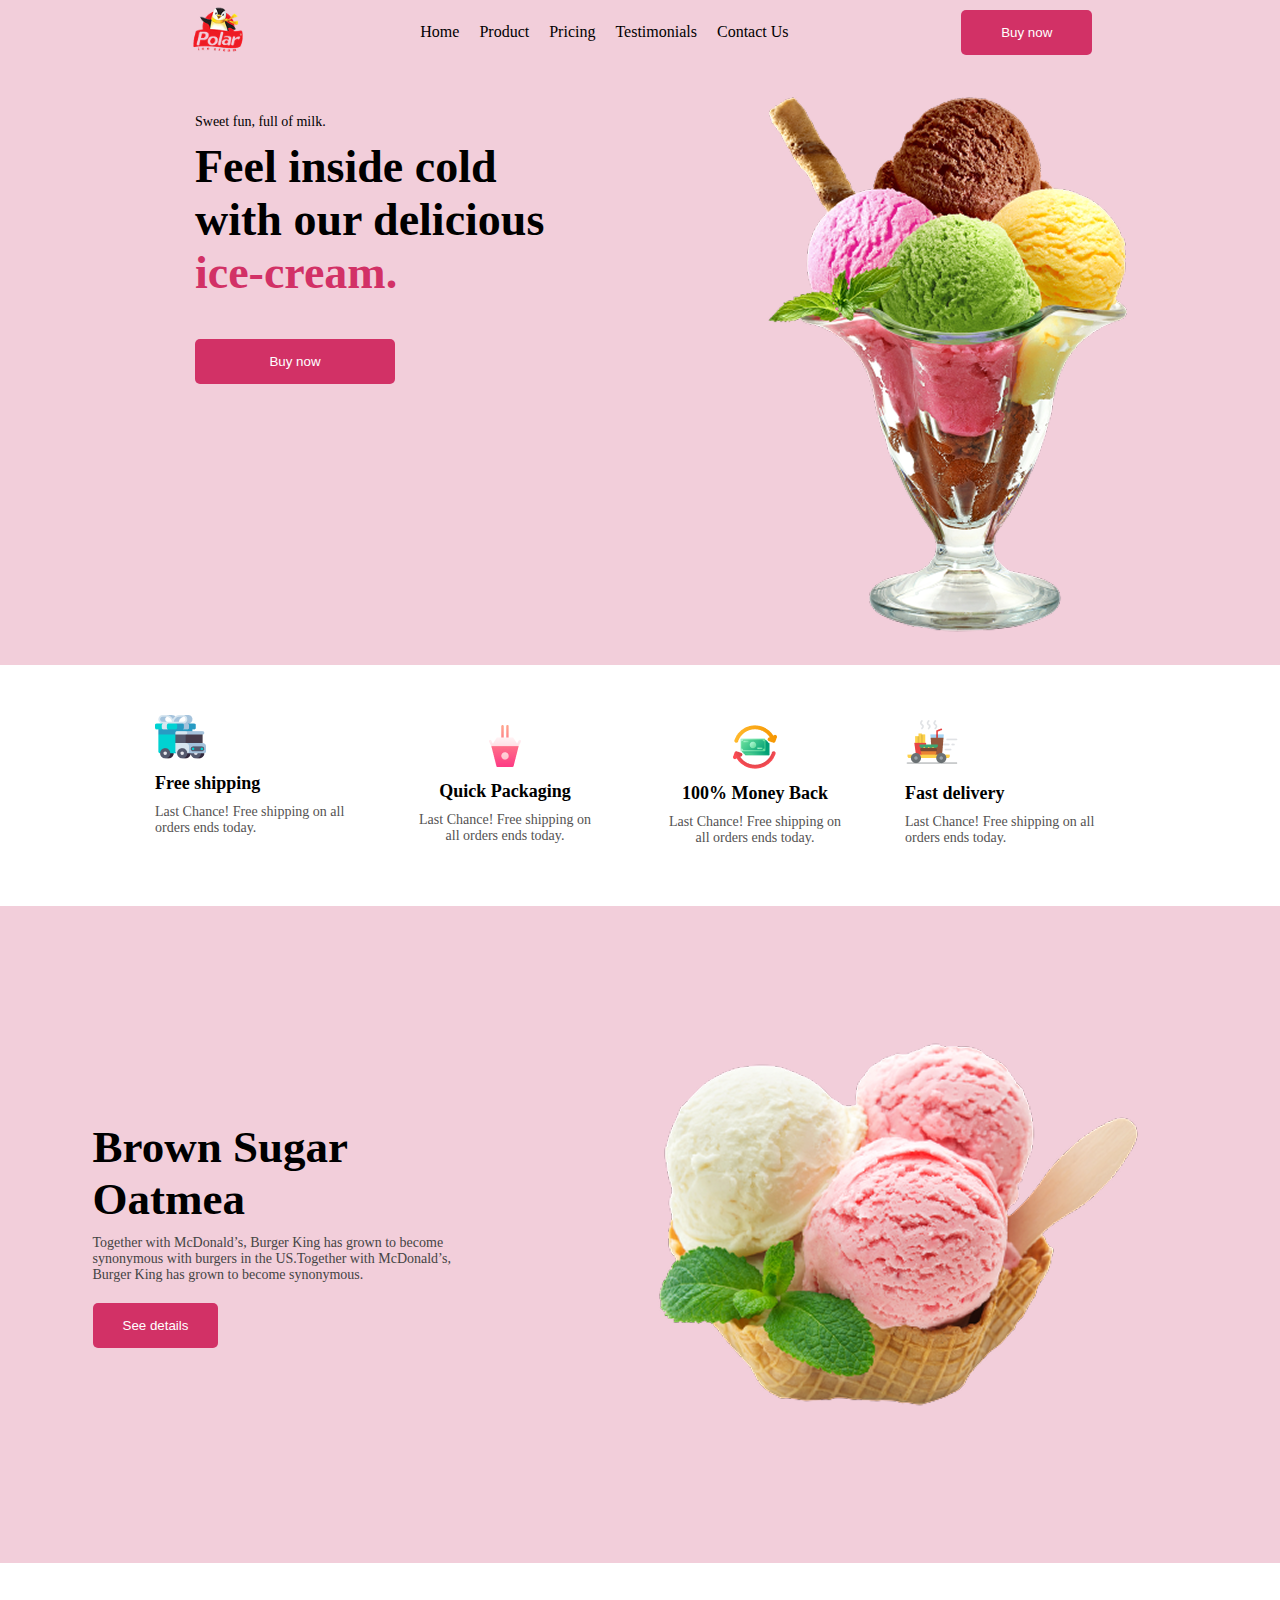
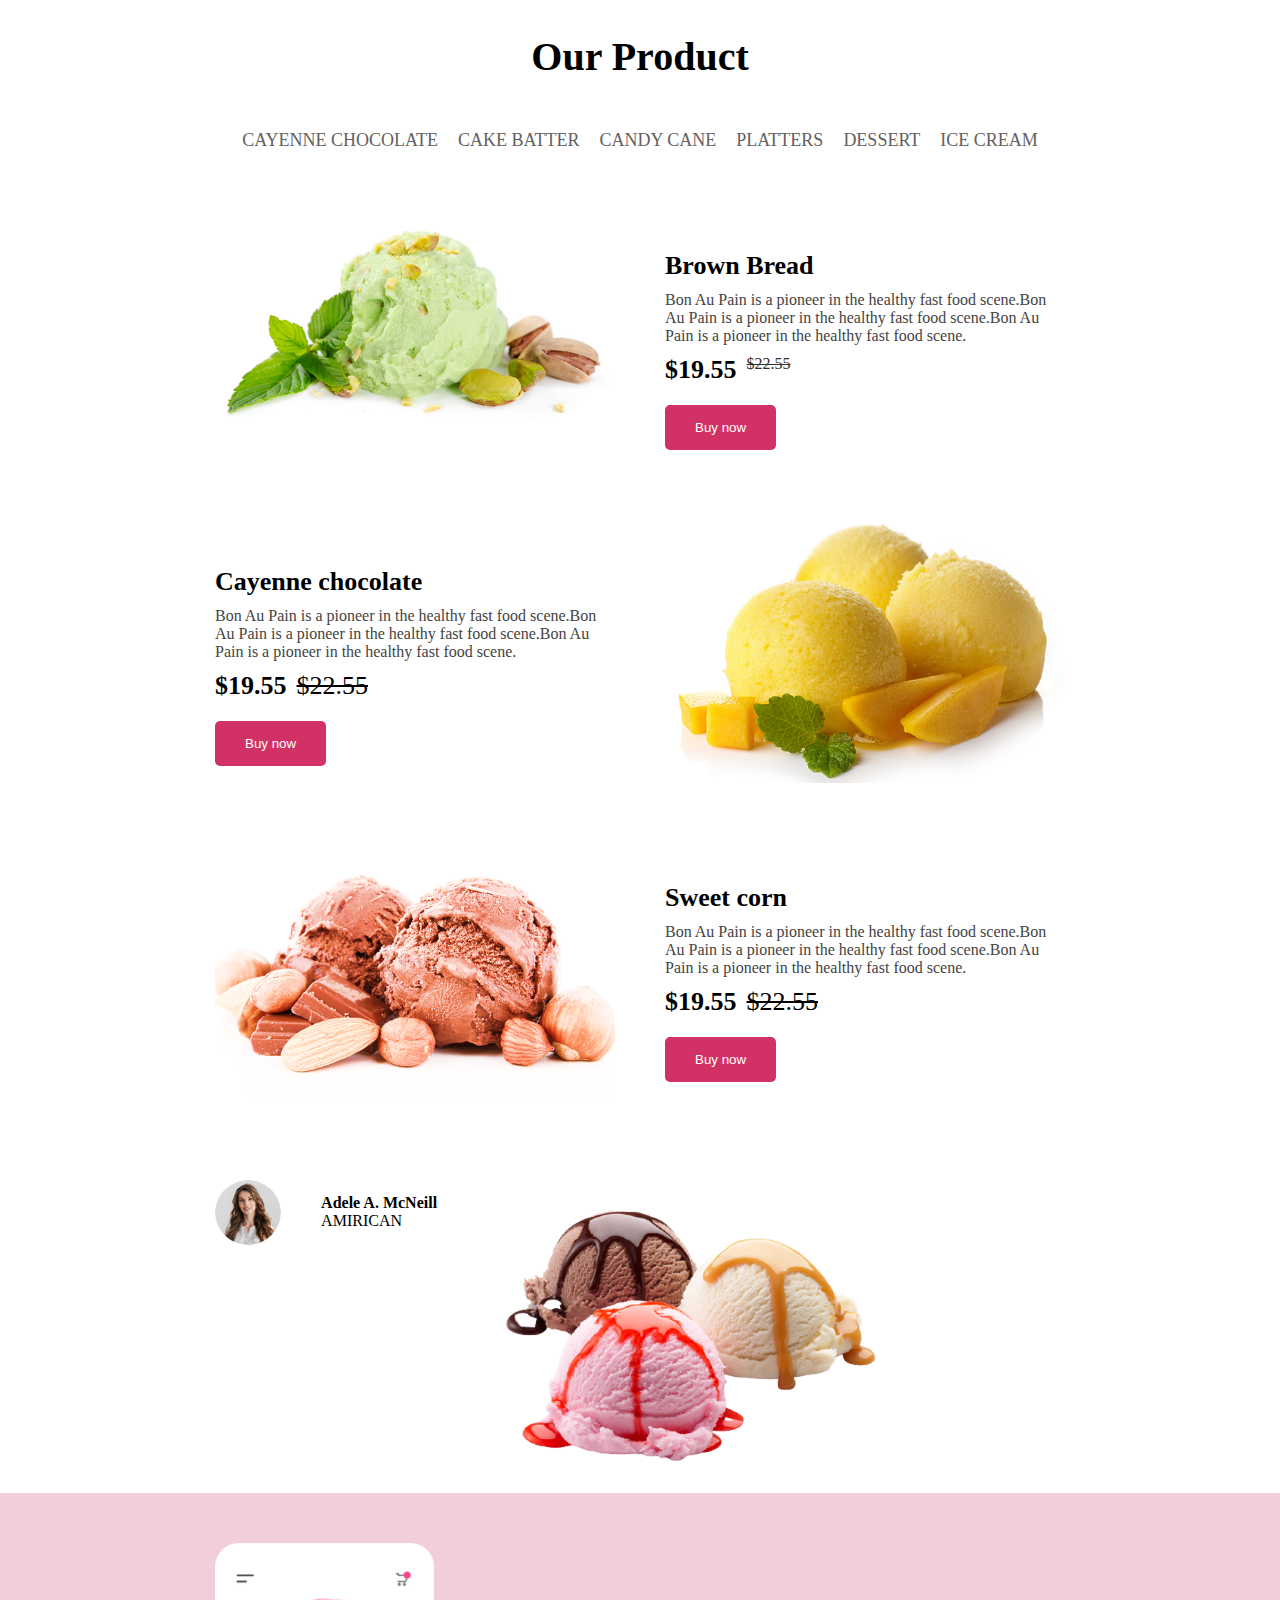
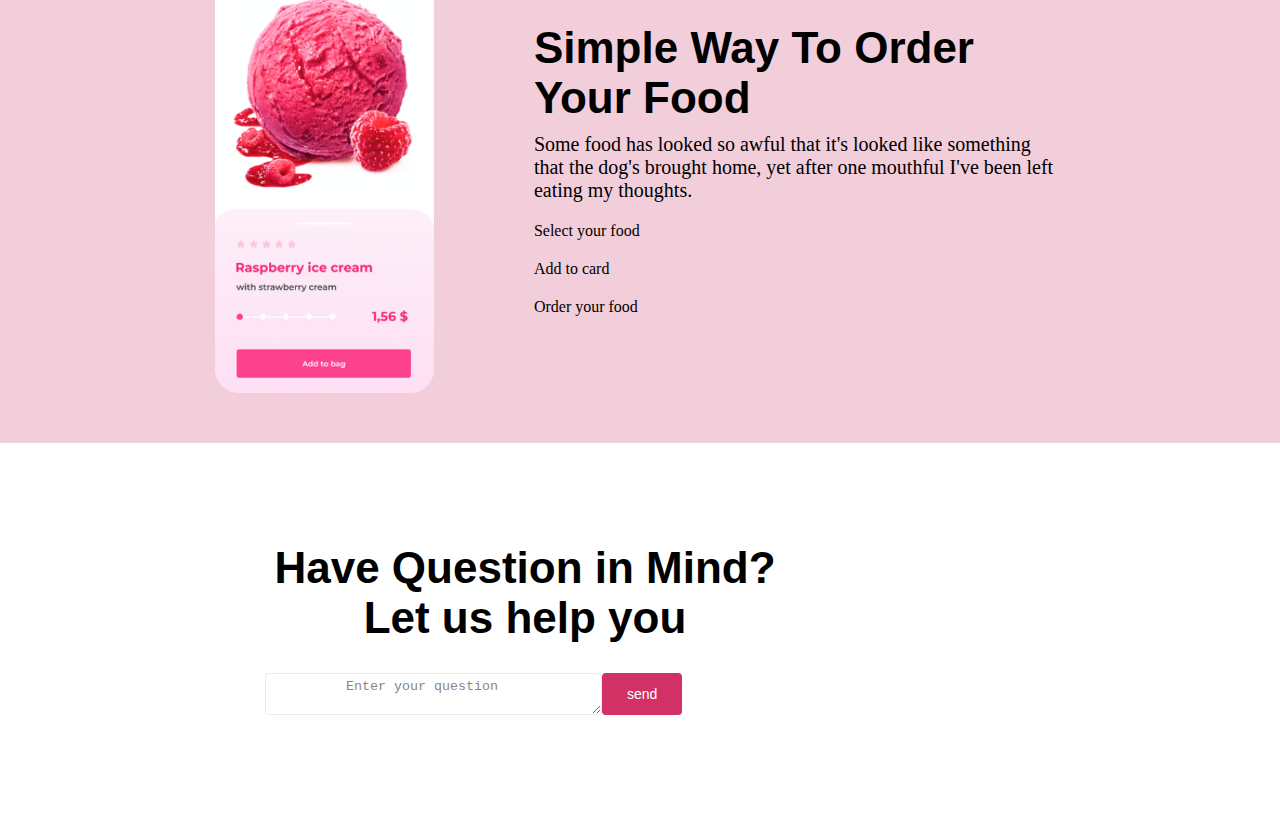
<file: index.html>
<!DOCTYPE html>
<html lang="en">
<head>
    <meta charset="UTF-8">
    <meta name="viewport" content="width=device-width, initial-scale=1.0">
    <link rel="stylesheet" href="styles/main.css">
    <title>Polar ice cream</title>
</head>
<body>
   <header class="header">
    <div class="container">
        <nav class="nav">
            <a href="" class="nav__logo">
                <img class="nav__img" src="pingivin.png" alt="">
            </a>
            <div class="nav__menu">
                <a class="nav__link nav__first" href="./pages/home.html">Home</a>
                <a class="nav__link" href="">Product</a>
                <a class="nav__link" href="">Pricing</a>
                <a class="nav__link" href="">Testimonials</a>
                <a class="nav__link" href="">Contact Us</a>
            </div>
            <div class="nav__sidebar">
                <button class="nav__btn">Buy now</button>
                <span class="nav__sidbar">=</span>
            </div>
        </nav>
    </div>
   </header>
   <main class="main">
    <div class="main__container">
        <div class="navbar">
            <div class="navbar__text">
                <p class="navbar__p">Sweet fun, full of milk.</p>
                <h5 class="navbar__h5">
                    Feel inside cold with our delicious <span style="color: #D23166">ice-cream.</span>
                </h5>
                <p class="navbar__sp"Some food has looked so awful that its looked like something that the dogs brought home, yet after one mouthful I have been left eating my thoughts, my words.></p>
                <button class="navbar__btn">Buy now</button>
            </div>
            <div class="navbar__img">
                <img class="navbar__img" src="fon.png" alt="">
            </div>
        </div>
    </div>
   </main>
   <section class="section">
     <div class="section-menu">
        <div class="reklama">
            <div class="reklama-box">
                <img src="moshina.png" alt="" class="delivery__img">
                <h6 class="reklama__h6">Free shipping</h6>
                <p class="reklama__p">Last Chance! Free shipping on all orders ends today.</p>
            </div>
            <div class="reklama__box">
                <img src="pink.png" alt="" class="delivery__img">
                <h6 class="reklama__h6">Quick Packaging</h6>
                <p class="reklama__p">Last Chance! Free shipping on all orders ends today.</p>
            </div>
            <div class="reklama__box">
                <img src="cash-back 1.png" alt="" class="delivery__img">
                <h6 class="reklama__h6">100% Money Back</h6>
                <p class="reklama__p">Last Chance! Free shipping on all orders ends today.</p>
            </div>
            <div class="delivery__box">
                <img src="fast-delivery 1.png" alt="" class="delivery__img">
                <h6 class="reklama__h6">Fast delivery</h6>
                <p class="reklama__p">Last Chance! Free shipping on all orders ends today.</p>
            </div>
        </div>
     </div>
   </section>
   <section class="sugar">
    <div class="sugar-ctr">
        <div class="oatmea">
            <div class="oatmea__text">
                <h5 class="oatmea__h5">Brown Sugar Oatmea</h5>
                <p class="oatmea__p">Together with McDonald’s, Burger King has grown to become synonymous with burgers in the US.Together with McDonald’s, Burger King has grown to become synonymous.</p>
                <button class="oatmea__btn">See details</button>
            </div>
                <img class="image" width="" src="3muz.png" alt="">
        </div>
    </div>
   </section>
   <section class="ice-creams">
    <div class="ice-creams-ctr">
        <div class="muz-qaymoq">
            <h3 class="muz-qaymoq__head">Our Product</h3>
            <div class="muz-qaymoq__menu">
                <a class="muz-qaymoq__link" href="#">CAYENNE CHOCOLATE</a>
                <a class="muz-qaymoq__link" href="#">CAKE BATTER</a>
                <a class="muz-qaymoq__link" href="#">CANDY CANE</a>
                <a class="muz-qaymoq__link" href="#">PLATTERS</a>
                <a class="muz-qaymoq__link" href="#">DESSERT</a>
                <a class="muz-qaymoq__link" href="#">ICE CREAM</a>
            </div>
            <div class="muz-qaymoq__info">
                    <div class="muz-qaymoq__boxs">
                        <img class="muz-qaymoq__img" src="pista.png" alt="">
                        <div class="muz-qaymoq__boxs-text">
                            <h6 class="muz-qaymoq__h6">Brown Bread</h6>
                            <p class="muz-qaymoq__p">Bon Au Pain is a pioneer in the healthy fast food scene.Bon Au Pain is a pioneer in the healthy fast food scene.Bon Au Pain is a pioneer in the healthy fast food scene.</p>
                            <div class="muz-qaymoq__price">
                                <h4 class="muz-qaymoq__pr">$19.55</h4>
                                <del class="muz-qaymoq__spr">$22.55</del>
                            </div>
                            <button class="muz-qaymoq__btn">Buy now</button>
                        </div>
                    </div>
                    <div class="muz-qaymoq__boxs">
                        <div class="muz-qaymoq__boxs-text">
                            <h6 class="muz-qaymoq__h6">Cayenne chocolate</h6>
                            <p class="muz-qaymoq__p">Bon Au Pain is a pioneer in the healthy fast food scene.Bon Au Pain is a pioneer in the healthy fast food scene.Bon Au Pain is a pioneer in the healthy fast food scene.</p>
                            <div class="muz-qaymoq__price">
                                <h6 class="muz-qaymoq__pr">$19.55</h6>
                                <del class="muz-qaymoq__pr">$22.55</del>
                            </div>
                            <button class="muz-qaymoq__btn">Buy now</button>
                        </div>
                        <img class="muz-qaymoq__img" src="mango.png" alt="">
                    </div>
                    <div class="muz-qaymoq__boxs">
                        <img class="muz-qaymoq__img" src="shkalad.png" alt="">
                        <div class="muz-qaymoq__boxs-text">
                            <h6 class="muz-qaymoq__h6">Sweet corn</h6>
                            <p class="muz-qaymoq__p">Bon Au Pain is a pioneer in the healthy fast food scene.Bon Au Pain is a pioneer in the healthy fast food scene.Bon Au Pain is a pioneer in the healthy fast food scene.</p>
                            <div class="muz-qaymoq__price">
                                <h6 class="muz-qaymoq__pr">$19.55</h6>
                                <del class="muz-qaymoq__pr">$22.55</del>
                            </div>
                            <button class="muz-qaymoq__btn">Buy now</button>
                        </div>
                    </div>
                    <div style="margin-top: 50px;" class="muz-qaymoq__boxs">
                        <div class="muz-qaymoq__feedback">
                            <div class="muz-qaymoq__feedback-img">
                                <img class="muz-qaymoq__fbimg" src="qiz.png" alt="">
                                <div class="muz-qaymoq__fb-content">
                                    <h4 class="muz-qaymoq__fb-h4">Adele A. McNeill</h4>
                                    <p class="muz-qaymoq__fb-p">AMIRICAN</p>
                                </div>
                            </div>
                           
                        </div>
                        <img class="muz-qaymoq__img" src="quymoq.png" alt="">
                        </div>
                    </div>
                </div>
            </div>
        </div>
    </div>
   </section>
  <main class="smain">
        <div class="container">
            <div class="simple">
                <div class="simple__boxes">
                    <img src="Mask Group.png" alt="" class="simple__img">
                    <div class="simple__way">
                        <h3 class="simple__title">Simple Way To Order Your Food</h3>
                        <p class="simple__dec">Some food has looked so awful that it's looked like something that the dog's brought home, yet after one mouthful I've been left eating my thoughts.</p>
                        <div class="simple__mini-boxes">
                            <p class="simple__min">Select your food</p>
                        </div>
                        <div class="simple__mini-boxes">
                            <p class="simple__min">Add to card</p>
                        </div>
                        <div class="simple__mini-boxes">
                            <p class="simple__min">Order your food</p>
                        </div>
                    </div>
                </div>
            </div>
        </div>
  </main>
  <main class="tmain">
    <div class="ctr">
        <div class="question">
            <h2 class="question__title">Have Question in Mind? Let us help you</h2>
            <form class="question__form">
                <textarea class="question__textarea">Enter your question</textarea>
                <button class="question__btn">send</button>
            </form>
        </div>
    </div>
  </main>
</body>
</html>
</file>
<file: styles/main.css>
* {
  padding: 0;
  margin: 0;
  box-sizing: border-box;
}

.container {
  max-width: 1250px;
  margin: 0 auto;
}

.header {
  background-color: #F2CEDA;
}
.header .nav {
  display: flex;
  justify-content: space-evenly;
  align-items: center;
}
.header .nav__img {
  max-width: 60px;
  height: 60px;
}
.header .nav__nav__logo {
  text-decoration: none;
}
.header .nav__menu {
  display: flex;
  gap: 20px;
}
.header .nav__link {
  text-decoration: none;
  color: black;
}
.header .nav__link:hover {
  color: #31d23e;
}
.header .nav__sidebar {
  display: flex;
  gap: 20px;
  align-items: center;
}
.header .nav__btn {
  padding: 15px 40px;
  background-color: #D23166;
  color: white;
  border-radius: 5px;
  border: none;
  cursor: pointer;
}
.header .nav__sidbar {
  font-size: 20px;
  display: none;
}
@media screen and (max-width: 985px) {
  .header .nav {
    padding: 0 20px;
    display: flex;
    justify-content: space-between;
    gap: 20px;
  }
  .header .nav__menu {
    display: none;
  }
  .header .nav__sidbar {
    display: block;
  }
  .header .nav__btn {
    display: none;
  }
}

.main__container {
  max-width: 1250px;
  margin: 0 auto;
}

.main {
  background-color: #F2CEDA;
}
.main .navbar {
  display: flex;
  gap: 100px;
}
.main .navbar__text {
  display: flex;
  flex-direction: column;
  gap: 10px;
  padding-top: 50px;
  padding-left: 180px;
}
.main .navbar__p {
  font-size: 14px;
}
.main .navbar__h5 {
  font-size: 46px;
}
.main .navbar__sp {
  font-size: 18px;
  color: rgb(65, 64, 64);
}
.main .navbar__btn {
  padding: 15px 30px;
  background-color: #D23166;
  color: white;
  border: none;
  border-radius: 5px;
  max-width: 200px;
  margin-top: 20px;
  cursor: pointer;
}
@media screen and (max-width: 880px) {
  .main .navbar {
    display: block;
    padding: 0 20px;
  }
  .main .navbar__text {
    padding-left: 40px;
  }
  .main .navbar__p {
    font-size: 10px;
  }
  .main .navbar__h5 {
    font-size: 30px;
  }
  .main .navbar__sp {
    font-size: 14px;
    color: rgb(65, 64, 64);
  }
  .main .navbar__btn {
    width: 150px;
  }
}

.section-menu {
  max-width: 1250px;
  margin: 0 auto;
}

.section {
  background-color: white;
}
.section .reklama {
  display: flex;
  display: grid;
  grid-template-columns: repeat(auto-fit, minmax(200px, 1fr));
  gap: 30px;
  padding: 50px 140px;
}
.section .reklama__box {
  background-color: white;
  max-width: 200px;
  text-align: center;
  padding: 10px;
}
.section .reklama__box:hover {
  box-shadow: 2px 2px 4px -4px grey;
  cursor: pointer;
}
.section .reklama__h6 {
  font-size: 18px;
  margin-top: 10px;
}
.section .reklama__p {
  font-size: 14px;
  margin-top: 10px;
  color: rgb(84, 82, 82);
}

.sugar-ctr {
  max-width: 1250px;
  margin: 0 auto;
}

.sugar {
  background-color: #F2CEDA;
}
.sugar .oatmea {
  display: flex;
  gap: 40px;
  justify-content: center;
  align-items: center;
}
.sugar .oatmea__text {
  max-width: 400px;
}
.sugar .oatmea__h5 {
  font-size: 45px;
}
.sugar .oatmea__p {
  padding-top: 10px;
  font-size: 14px;
  color: rgb(69, 68, 68);
}
.sugar .oatmea__btn {
  padding: 15px 30px;
  background-color: #D23166;
  color: white;
  border: none;
  border-radius: 5px;
  margin-top: 20px;
  cursor: pointer;
}
@media screen and (max-width: 950px) {
  .sugar .oatmea {
    padding: 30px 50px;
    display: block;
  }
  .sugar .image {
    width: 90%;
  }
}

.ice-creams-ctr {
  max-width: 1250px;
  margin: 0 auto;
}

.ice-creams {
  background-color: white;
}
.ice-creams .muz-qaymoq {
  display: flex;
  flex-direction: column;
  justify-content: center;
  align-items: center;
}
.ice-creams .muz-qaymoq__head {
  font-size: 40px;
  padding-top: 70px;
  padding-bottom: 30px;
}
.ice-creams .muz-qaymoq__menu {
  padding-top: 20px;
  display: flex;
  gap: 20px;
}
.ice-creams .muz-qaymoq__link {
  font-size: 18px;
  text-decoration: none;
  color: rgb(99, 97, 97);
}
.ice-creams .muz-qaymoq__link:hover {
  -webkit-text-decoration: underline rgb(208, 69, 116) 3px;
          text-decoration: underline rgb(208, 69, 116) 3px;
  color: black;
}
.ice-creams .muz-qaymoq__boxs {
  display: flex;
  gap: 50px;
  padding-top: 30px;
}
.ice-creams .muz-qaymoq__boxs-text {
  max-width: 400px;
  padding-top: 70px;
}
.ice-creams .muz-qaymoq__h6 {
  padding-bottom: 10px;
  font-size: 26px;
}
.ice-creams .muz-qaymoq__p {
  font-size: 16px;
  color: rgb(69, 67, 67);
  padding-bottom: 10px;
}
.ice-creams .muz-qaymoq__price {
  display: flex;
  gap: 10px;
}
.ice-creams .muz-qaymoq__pr {
  font-size: 26px;
}
.ice-creams .muz-qaymoq__spr {
  color: rgb(49, 46, 46);
}
.ice-creams .muz-qaymoq__btn {
  padding: 15px 30px;
  background-color: #D23166;
  color: white;
  border: none;
  border-radius: 5px;
  margin-top: 20px;
  cursor: pointer;
}
.ice-creams .muz-qaymoq__img {
  max-width: 400px;
}
.ice-creams .muz-qaymoq__feedback-img {
  display: flex;
  gap: 40px;
  align-items: center;
}
.ice-creams .muz-qaymoq__fbimg {
  max-width: 70px;
  height: 65px;
  border-radius: 50%;
}
.ice-creams .muz-qaymoq__paragraph {
  max-width: 350px;
  font-size: 16px;
  margin-top: 40px;
}
.ice-creams .muz-qaymoq__mini-img {
  display: flex;
  gap: 10px;
  margin-top: 40px;
}
.ice-creams .muz-qaymoq__img-p {
  font-size: 20px;
  font-weight: bolder;
}
.ice-creams .muz-qaymoq__min-img {
  max-width: 35px;
  height: 35px;
  border-radius: 50%;
}
.ice-creams .muz-qaymoq__img13 {
  max-width: 70px;
  height: 65px;
  border-radius: 50%;
}
@media screen and (max-width: 850px) {
  .ice-creams .muz-qaymoq {
    padding: 0 20px;
  }
  .ice-creams .muz-qaymoq__menu {
    display: block;
  }
  .ice-creams .muz-qaymoq__boxs {
    display: block;
  }
}

.container {
  max-width: 1250px;
  margin: 0 auto;
}

.smain {
  background-color: #F2CEDA;
}
.smain .simple {
  padding: 50px 200px;
}
.smain .simple__boxes {
  display: flex;
  gap: 100px;
}
.smain .simple__img {
  max-width: 310px;
  height: 450px;
  border-radius: 20px;
}
.smain .simple__title {
  margin-top: 80px;
  font-family: sans-serif;
  font-size: 44px;
}
.smain .simple__dec {
  max-width: 600px;
  font-size: 20px;
  margin-top: 10px;
}
.smain .simple__mini-boxes {
  display: flex;
  gap: 30px;
  margin: 20px 0;
}
@media (max-width: 916px) {
  .smain .simple__boxes {
    display: block;
  }
}

.tmain {
  max-width: 1250px;
  margin: 0 auto;
}

.ctr {
  background-color: #FFFFFF;
}
.ctr .question {
  margin: 100px 250px;
}
.ctr .question__title {
  max-width: 520px;
  font-size: 44px;
  text-align: center;
  font-family: sans-serif;
}
.ctr .question__form {
  margin-top: 30px;
  display: flex;
}
.ctr .question__textarea {
  padding: 5px 80px;
  text-align: left;
  color: rgb(135, 134, 134);
  border-radius: 4px;
  border: 0.5px solid rgb(236, 234, 234);
}
.ctr .question__btn {
  padding: 5px 25px;
  border: none;
  background-color: #D23166;
  color: white;
  font-size: 14px;
  border-radius: 4px;
  cursor: pointer;
}
@media (max-width: 850px) {
  .ctr .question__title {
    font-size: 20px;
  }
}/*# sourceMappingURL=main.css.map */
</file>
